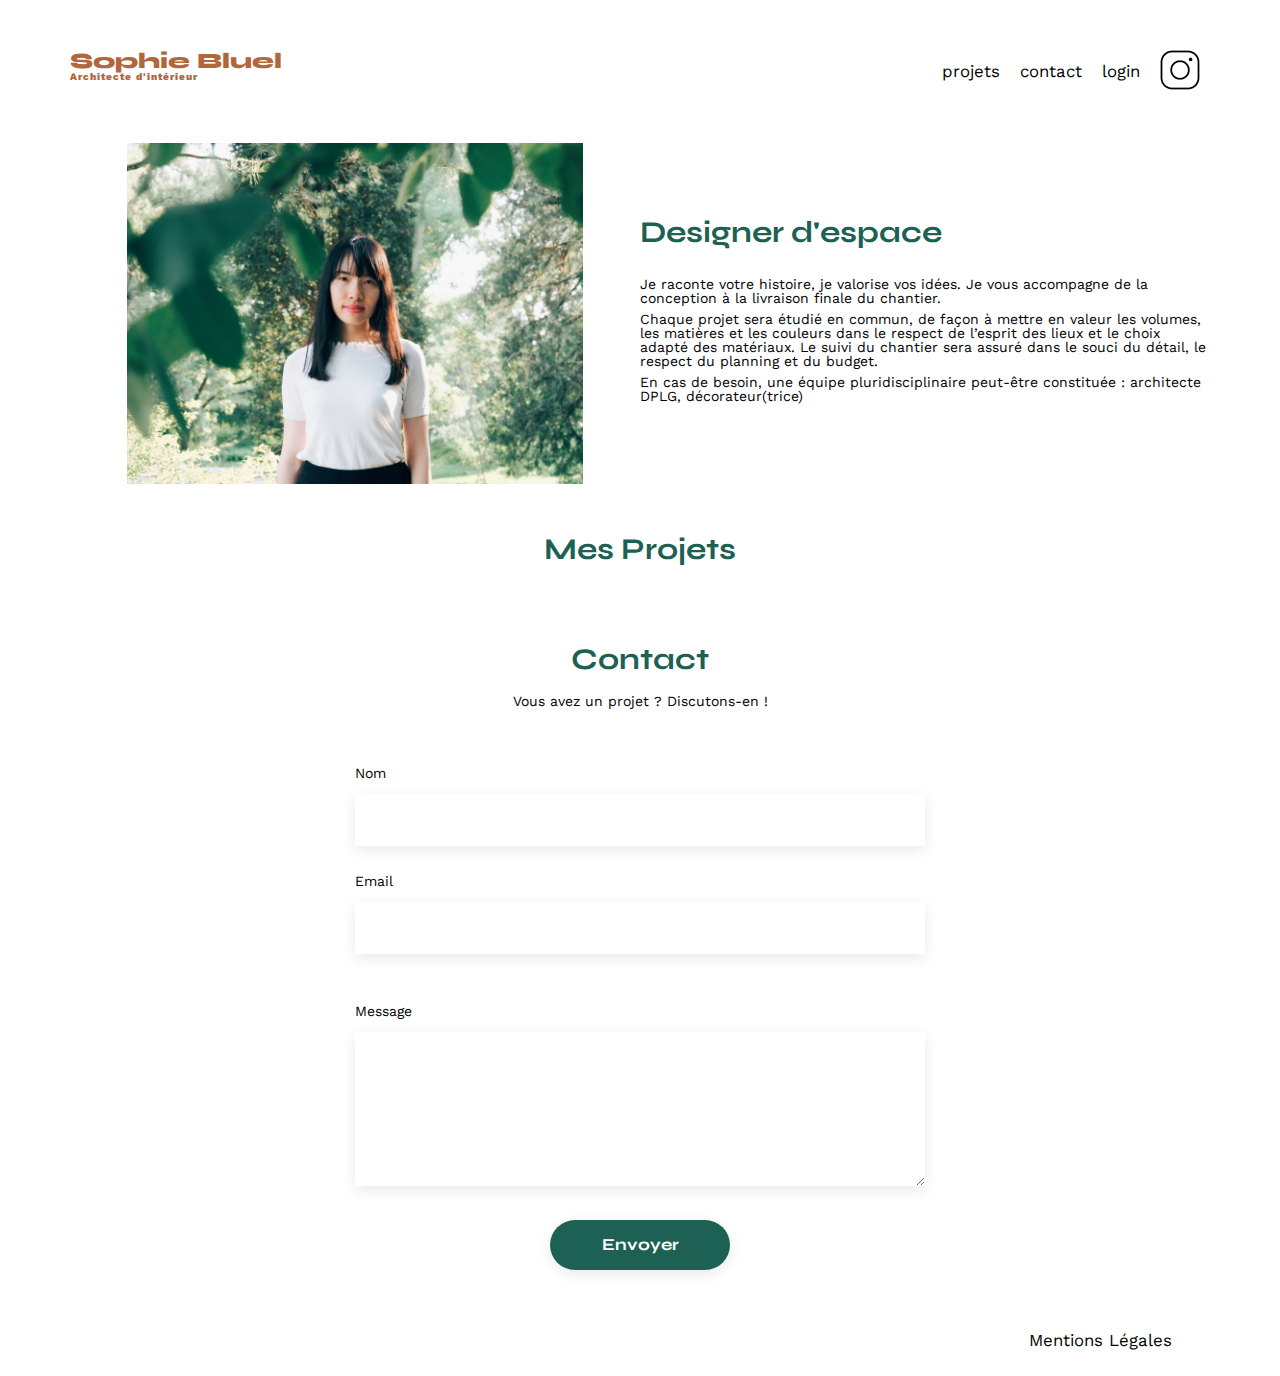
<file: FrontEnd/index.html>
<!DOCTYPE html>
<html lang="fr">

<head>
	<meta charset="UTF-8">
	<title>Sophie Bluel - Architecte d'intérieur</title>
	<meta name="viewport" content="width=device-width, initial-scale=1.0">
	<link rel="preconnect" href="https://fonts.googleapis.com">
	<link rel="preconnect" href="https://fonts.gstatic.com" crossorigin>
	<link href="https://fonts.googleapis.com/css2?family=Syne:wght@700;800&family=Work+Sans&display=swap"
		rel="stylesheet">
	<link rel="stylesheet" href="https://cdnjs.cloudflare.com/ajax/libs/font-awesome/6.2.1/css/all.min.css"
		integrity="sha512-MV7K8+y+gLIBoVD59lQIYicR65iaqukzvf/nwasF0nqhPay5w/9lJmVM2hMDcnK1OnMGCdVK+iQrJ7lzPJQd1w=="
		crossorigin="anonymous" referrerpolicy="no-referrer">
	<meta name="description" content="">
	<link rel="stylesheet" href="./assets/style.css">
	<script src="/scripts/main.js" type="module" defer></script>
	<script src="/scripts/edit.js" type="module" defer></script>
</head>

<body>
	<header>
		<h1>Sophie Bluel <span>Architecte d'intérieur</span></h1>
		<nav>
			<ul>
				<li><a href="index.html">projets</a></li>
				<li><a href="#contact">contact</a></li>
				<li><a href="login.html" id="loginAnchor">login</a></li>
				<li><img src="./assets/icons/instagram.png" alt="Instagram"></li>
			</ul>
		</nav>
	</header>
	<main>
		<section id="introduction">
			<figure>
				<img src="./assets/images/sophie-bluel.png" alt="">
			</figure>
			<article>
				<h2>Designer d'espace</h2>
				<p>Je raconte votre histoire, je valorise vos idées. Je vous accompagne de la conception à la livraison
					finale du chantier.</p>
				<p>Chaque projet sera étudié en commun, de façon à mettre en valeur les volumes, les matières et les
					couleurs dans le respect de l’esprit des lieux et le choix adapté des matériaux. Le suivi du
					chantier sera assuré dans le souci du détail, le respect du planning et du budget.</p>
				<p>En cas de besoin, une équipe pluridisciplinaire peut-être constituée : architecte DPLG,
					décorateur(trice)</p>
			</article>
		</section>
		<section id="portfolio">
			<div id="portfolioTitle">
				<h2>Mes Projets</h2>
			</div>
			<div class="gallery">
			</div>
		</section>
		<section id="contact">
			<h2>Contact</h2>
			<p>Vous avez un projet ? Discutons-en !</p>
			<form action="#" method="post">
				<label for="name">Nom</label>
				<input type="text" name="name" id="name">
				<label for="email">Email</label>
				<input type="email" name="email" id="email">
				<label for="message">Message</label>
				<textarea name="message" id="message" cols="30" rows="10"></textarea>
				<input type="submit" value="Envoyer">
			</form>
		</section>
	</main>
	<dialog class="modal">
		<div class="modal-wrapper">
			<button class="js-close-modal"><i class="fa-solid fa-xmark"></i></button>
			<div class="titleModal">
				<h1 id="titleModal">Galerie photo</h1>
			</div>
	</dialog>
	<dialog class="modal2">
		<div class="modal-wrapper2">
			<button class="js-return"><i class="fa-solid fa-arrow-left"></i></button>
			<button class="js-close-modal2"><i class="fa-solid fa-xmark"></i></button>
			<div class="titleModal2">
				<h1 id="titleModal2">Ajout photo</h1>
			</div>
		</div>
	</dialog>
	<footer>
		<nav>
			<ul>
				<li>Mentions Légales</li>
			</ul>
		</nav>
	</footer>
</body>

</html>
</file>
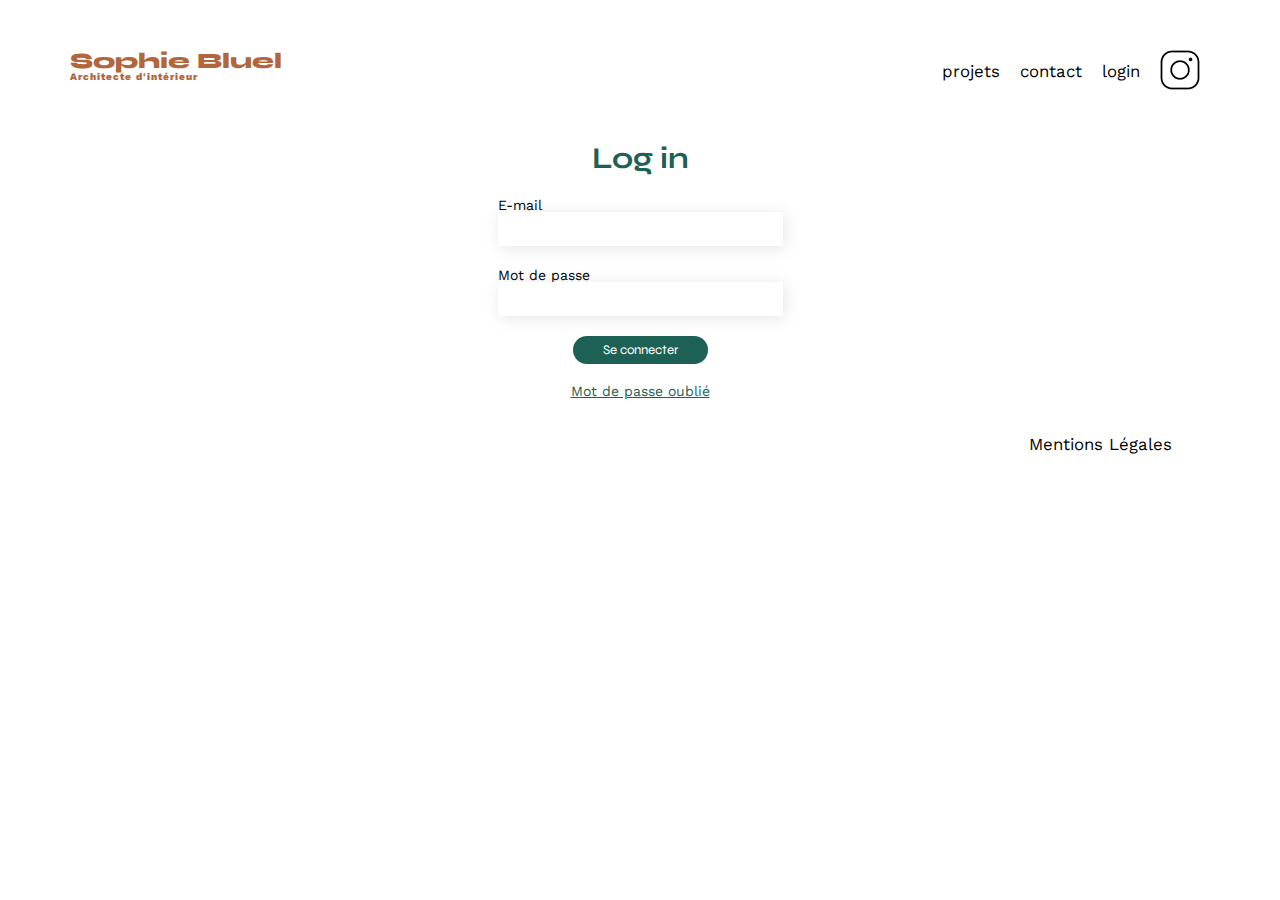
<file: FrontEnd/login.html>
<!DOCTYPE html>
<html lang="fr">

<head>
    <meta charset="UTF-8">
    <meta name="viewport" content="width=device-width, initial-scale=1.0">
    <title>login</title>
    <link rel="preconnect" href="https://fonts.googleapis.com">
    <link rel="preconnect" href="https://fonts.gstatic.com" crossorigin>
    <link href="https://fonts.googleapis.com/css2?family=Syne:wght@700;800&family=Work+Sans&display=swap"
        rel="stylesheet">
    <meta name="description" content="">
    <link rel="stylesheet" href="./assets/style.css">
    <script src="/scripts/login.js" type="module" defer></script>
</head>

<body class="loginBody">
    <header>
        <h1>Sophie Bluel <span>Architecte d'intérieur</span></h1>
        <nav>
            <ul>
                <li><a href="index.html"">projets</a></li>
                <li><a href=" index.html#contact">contact</a></li>
                <li><a href=" login.html" id="logged"">login</a></li>
                <li><img src=" ./assets/icons/instagram.png" alt="Instagram"></li>
            </ul>
        </nav>
    </header>
    <main>
        <div class="form">
            <form class="form-login" method="post">
                <div class="form-title">
                    <h2>Log in</h2>
                </div>
                <div class="container">
                    <label for="email">E-mail</label>
                    <input type="email" name="email" id="email">
                    <label for="password">Mot de passe</label>
                    <input type="password" name="password" id="password">
                    <div class="submit-container">
                        <button type="submit" class="btn-submit">Se connecter</button>
                    </div>
                    <div class="forgot-pwd">
                        <a href="#">Mot de passe oublié</a>
                    </div>
                </div>
            </form>
        </div>
    </main>
    <footer>
        <nav>
            <ul>
                <li>Mentions Légales</li>
            </ul>
        </nav>
    </footer>

</body>

</html>
</file>
<file: FrontEnd/assets/style.css>
/* http://meyerweb.com/eric/tools/css/reset/
   v2.0 | 20110126
   License: none (public domain)
*/

html,
body,
div,
span,
applet,
object,
iframe,
h1,
h2,
h3,
h4,
h5,
h6,
p,
blockquote,
pre,
a,
abbr,
acronym,
address,
big,
cite,
code,
del,
dfn,
em,
img,
ins,
kbd,
q,
s,
samp,
small,
strike,
strong,
sub,
sup,
tt,
var,
b,
u,
i,
center,
dl,
dt,
dd,
ol,
ul,
li,
fieldset,
form,
label,
legend,
table,
caption,
tbody,
tfoot,
thead,
tr,
th,
td,
article,
aside,
canvas,
details,
embed,
figure,
figcaption,
footer,
header,
hgroup,
menu,
nav,
output,
ruby,
section,
summary,
time,
mark,
audio,
video {
  margin: 0;
  padding: 0;
  border: 0;
  font-size: 100%;
  font: inherit;
  vertical-align: baseline;
}
/* HTML5 display-role reset for older browsers */
article,
aside,
details,
figcaption,
figure,
footer,
header,
hgroup,
menu,
nav,
section {
  display: block;
}
body {
  line-height: 1;
}
ol,
ul {
  list-style: none;
}
blockquote,
q {
  quotes: none;
}
blockquote:before,
blockquote:after,
q:before,
q:after {
  content: "";
  content: none;
}
table {
  border-collapse: collapse;
  border-spacing: 0;
}
/** end reset css**/
body {
  max-width: 1140px;
  margin: auto;
  font-family: "Work Sans";
  font-size: 14px;
}
header {
  display: flex;
  justify-content: space-between;
  margin: 50px 0;
}
section {
  margin: 50px 0;
}

h1 {
  display: flex;
  flex-direction: column;
  font-family: "Syne";
  font-size: 22px;
  font-weight: 800;
  color: #b1663c;
}

h1 > span {
  font-family: "Work Sans";
  font-size: 10px;
  letter-spacing: 0.1em;
}

h2 {
  font-family: "Syne";
  font-weight: 700;
  font-size: 30px;
  color: #1d6154;
}
nav ul {
  display: flex;
  align-items: center;
  list-style-type: none;
}
nav li {
  padding: 0 10px;
  font-size: 1.2em;
}

/* added */
nav a {
  text-decoration: none;
  color: #000;
}

#logged a {
  font-size: large;
  font-weight: bold;
}
li:hover {
  color: #b1663c;
}
#introduction {
  display: flex;
  align-items: center;
}
#introduction figure {
  flex: 1;
}
#introduction img {
  display: block;
  margin: auto;
  width: 80%;
}

#introduction article {
  flex: 1;
}
#introduction h2 {
  margin-bottom: 1em;
}

#introduction p {
  margin-bottom: 0.5em;
}
#portfolio h2 {
  text-align: center;
  margin-bottom: 1em;
}
.gallery {
  width: 100%;
  display: grid;
  grid-template-columns: 1fr 1fr 1fr;
  grid-column-gap: 20px;
  grid-row-gap: 20px;
}

.gallery img {
  width: 100%;
}
#contact {
  width: 50%;
  margin: auto;
}
#contact > * {
  text-align: center;
}
#contact h2 {
  margin-bottom: 20px;
}
#contact form {
  text-align: left;
  margin-top: 30px;
  display: flex;
  flex-direction: column;
}

#contact input {
  height: 50px;
  font-size: 1.2em;
  border: none;
  box-shadow: 0px 4px 14px rgba(0, 0, 0, 0.09);
}
#contact label {
  margin: 2em 0 1em 0;
}
#contact textarea {
  border: none;
  box-shadow: 0px 4px 14px rgba(0, 0, 0, 0.09);
}

input[type="submit"] {
  font-family: "Syne";
  font-weight: 700;
  color: white;
  background-color: #1d6154;
  margin: 2em auto;
  width: 180px;
  text-align: center;
  border-radius: 60px;
}

footer nav ul {
  display: flex;
  justify-content: flex-end;
  margin: 2em;
}

/* CSS dynamic filters button */
.box-filters {
  display: flex;
  justify-content: center;
  gap: 10px;
  margin: 26px 0px;

  /*justify-content: center;*/
}

.btn-filters {
  font-family: "Syne";
  color: #1d6154;
  background-color: white;
  padding: 5px 12px;
  border-radius: 15px;
  border: solid 1px #1d6154;
}

.btn-filters:hover {
  color: white;
  background-color: #1d6154;
}

/* CSS login.html */

.loginBody {
  height: 100%;
}

.form {
  display: flex;
  justify-content: center;
  flex-direction: column;
  align-items: center;
  margin: auto;
}
.container {
  width: 100%;
}

.form-login {
  display: flex;
  flex-direction: column;
  width: 25%;
}

.form-title {
  width: 100%;
  display: flex;
  justify-content: center;
  margin-bottom: 25px;
}
.container {
  display: flex;
  flex-direction: column;
}
.container input {
  height: 32px;
  border: none;
  filter: drop-shadow(2px 2px 8px rgba(0, 0, 0, 0.1));
}

input[name="email"] {
  margin-bottom: 22px;
}

.submit-container {
  display: flex;
  justify-content: center;
  margin-top: 20px;
  margin-bottom: 20px;
}
.btn-submit {
  font-family: "Syne";
  color: white;
  background-color: #1d6154;
  padding: 6px 30px;
  border-radius: 15px;
  border: none;
}

.forgot-pwd {
  display: flex;
  justify-content: center;
  width: 100%;
  margin-bottom: 10px;
}

.forgot-pwd a {
  color: #1d6154;
}

/* Homepage Edit CSS */

.editDiv {
  display: flex;
  justify-content: center;
  align-items: center;
  width: 100%;
  height: 5%;
  background-color: black;
  color: white;
  font-size: 12px;
}

.editDiv i {
  margin-right: 8px;
}

#portfolioTitle {
  position: relative;
  /* border: #000 solid 1px; */
}

.modal1 {
  position: absolute;
  bottom: 5px;
  left: 61%;
}

#penTwo {
  font-size: medium;
  color: #000;
}

.modal1 p {
  font-family: "Work Sans";
  text-decoration: none;
  color: #000;
  display: inline;
  padding-left: 10px;
}
/* CSS de la modal */
/* if not on open selector close dosnt work properly */
.modal[open] {
  width: 100%;
  height: 100%;
  display: flex;
  align-items: center;
  justify-content: center;
  background: rgba(0, 0, 0, 0.8);
}

.modal-wrapper {
  display: flex;
  flex-direction: column;
  justify-content: center;
  align-items: center;
  width: 700px;
  height: 820px;
  padding: 20px;
  background-color: #fff;
  border-radius: 10px;
}
.modal-wrapper2 {
  display: flex;
  flex-direction: column;
  justify-content: center;
  align-items: center;
  width: 700px;
  height: 820px;
  padding: 20px;
  background-color: #fff;
  border-radius: 10px;
}

.js-close-modal {
  position: relative;
  bottom: 92px;
  left: 325px;
  background-color: #fff;
  border: none;
}

.js-close-modal i {
  font-size: larger;
}

.titleModal {
  position: relative;
  bottom: 80px;
}

#titleModal {
  font-family: "Work Sans";
  letter-spacing: 0.1em;
  font-weight: 100;
  color: #000;
}

.globalImgContainer {
  position: relative;
  bottom: 40px;
  display: flex;
  justify-content: flex-start;
  align-items: center;
  flex-wrap: wrap;
  width: 560px;
  height: auto;
  gap: 15px;
}

.trashIcon {
  width: 100%;
}

.trashIcon i {
  position: relative;
  top: 28px;
  left: 70px;
  display: flex;
  justify-content: center;
  align-items: center;
  font-size: small;
  color: #fff;
  background-color: #000;
  width: 22px;
  height: 22px;
  border-radius: 3px;
}

/* 
.imgContainer .fa-trash-can {
  width: 20px;
  background-color: #000;
  color: #fff;
} */
.editImg {
  width: 100px;
}

.p-separation {
  margin-top: 25px;
  width: 100%;
}
.separation {
  width: 80%;
}

#addBtn {
  position: relative;
  top: 30px;
  font-family: "Syne";
  color: #fff;
  background-color: #1d6154;
  border: none;
  padding: 12px 62px;
  border-radius: 20px;
}

/* CSS modal number 2 */

.js-return {
  position: relative;
  bottom: 8px;
  right: 320px;
  background-color: #fff;
  border: none;
}

.js-return i {
  font-size: larger;
}

.js-close-modal2 {
  position: relative;
  bottom: 25px;
  left: 325px;
  background-color: #fff;
  border: none;
}

.js-close-modal2 i {
  font-size: larger;
}

.modal2[open] {
  width: 100%;
  height: 100%;
  display: flex;
  align-items: center;
  justify-content: center;
  /* if modal one is open background is already set so a is set to 0 */
  background: rgba(0, 0, 0, 0);
}

.titleModal2 {
  position: relative;
  bottom: 80px;
}

#titleModal2 {
  margin-top: 100px;
  font-family: "Work Sans";
  letter-spacing: 0.1em;
  font-weight: 100;
  color: #000;
}

.formContainer {
  display: flex;
  flex-direction: column;
  align-items: center;
  width: 500px;
  height: 600px;
  /* border: #000 solid 1px; */
}

.addContainer {
  position: relative;
  display: flex;
  flex-direction: column;
  justify-content: center;
  align-items: center;
  background-color: #e8f1f6;
  border-radius: 5px;
  padding-top: 25px;
  margin-bottom: 35px;
}

/* last element in the div */
.addContainer p {
  padding: 12px 0px;
  font-size: smaller;
  color: #444444;
}

.divIcon {
  display: flex;
  justify-content: center;
  margin-bottom: 20px;
}

.fa-image {
  font-size: 5em;
  color: #b9c5cc;
}
.divIcon i {
}

.photoContainer {
  position: relative;
  display: flex;
  flex-direction: column;
  justify-content: center;
  align-items: center;
  background-color: #cbd6dc;
  border-radius: 24px;
  width: 200px;
  padding-top: 16px;
}

#preview {
  position: absolute;
  width: 150px;
  height: 200px;
  display: none;
  top: 0.9px;
}

#preview[src] {
  display: block;
}

.photoContainer label {
  color: #306685;
}
.addPhoto {
  width: 100%;
}
.formContainer input {
  opacity: 0;
}

.labelTitle {
  display: block;
  font-size: medium;
  color: #3d3d3d;
  margin-bottom: 15px;
}

#title {
  /* because we set 0 for photo container */
  opacity: 1;
  border: none;
  filter: drop-shadow(2px 2px 8px rgba(0, 0, 0, 0.1));
  width: 100%;
  height: 40px;
  margin-bottom: 30px;
  color: #444444;
  font-family: "Work Sans";
  padding-left: 15px;
}

.labelCategorie {
  display: block;
  font-size: medium;
  color: #3d3d3d;
  margin-bottom: 16px;
}

#categorie {
  width: 100%;
  height: 40px;
  color: #444444;
  font-family: "Work Sans";
  border: none;
  filter: drop-shadow(2px 2px 8px rgba(0, 0, 0, 0.1));
  border-right: 16px solid #fff;
  padding-left: 16px;
}

.p-separation2 {
  margin-top: 50px;
}

.validate {
  display: flex;
  justify-content: center;
}

#validateBtn {
  margin-top: 25px;
  font-family: "Syne";
  color: #fff;
  background-color: #a7a7a7;
  border: none;
  padding: 12px 100px;
  border-radius: 20px;
}
#validateBtn:hover {
  background-color: #1d6154;
}
</file>
